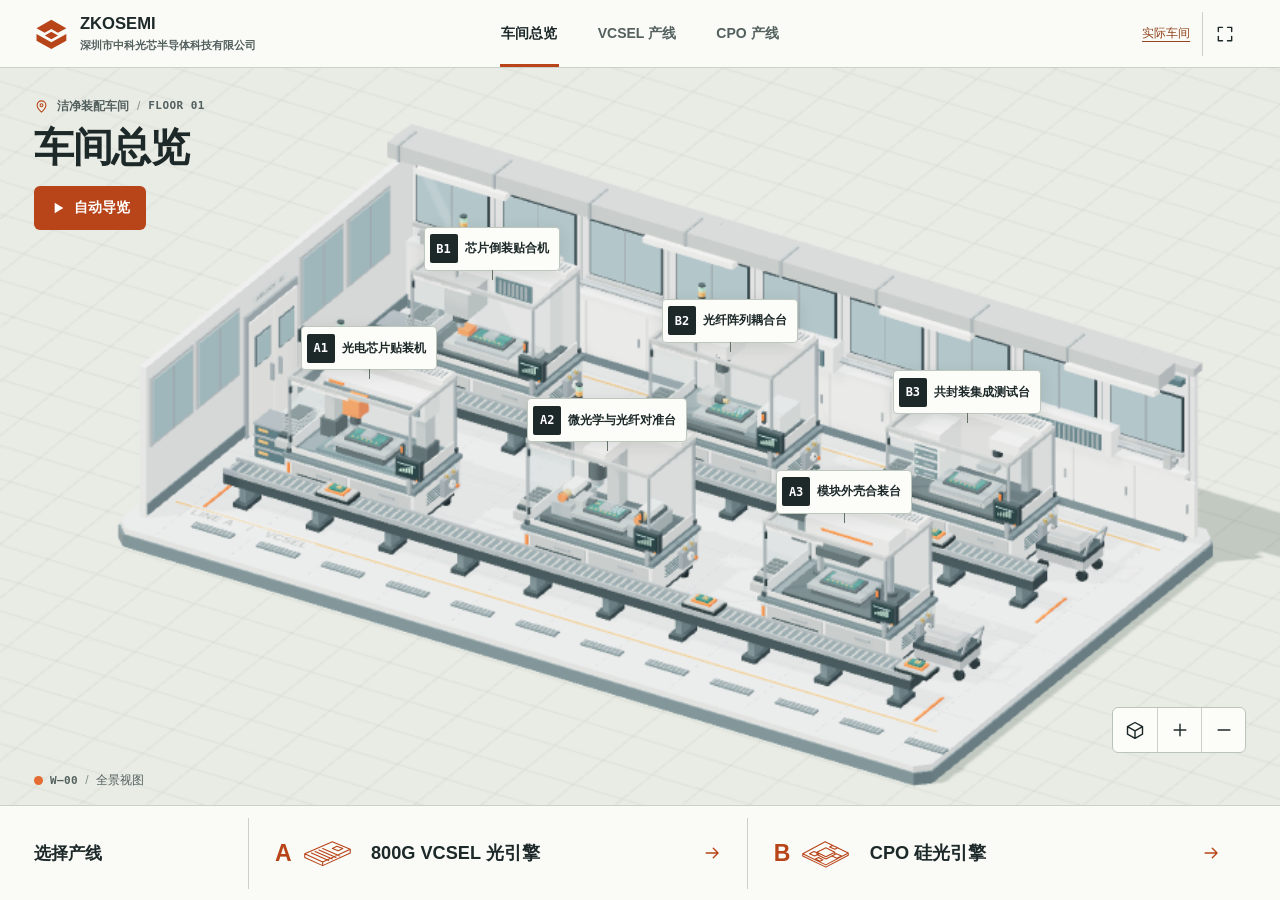
<file: optical-assembly/index.html>
<!doctype html>
<html lang="zh-CN">
<head>
  <meta charset="utf-8">
  <meta name="viewport" content="width=device-width,initial-scale=1,viewport-fit=cover">
  <meta name="theme-color" content="#f7f8f5">
  <title>光引擎装配现场 · ZKOSEMI</title>
  <link rel="stylesheet" href="./style.css">
  <script type="importmap">{"imports":{"three":"./vendor/three.module.min.js"}}</script>
</head>
<body>
<svg class="symbols" xmlns="http://www.w3.org/2000/svg" aria-hidden="true"><defs>
  <symbol id="i-expand" viewBox="0 0 24 24"><path d="M9 4H4v5m11-5h5v5M4 15v5h5m11-5v5h-5"/></symbol>
  <symbol id="i-play" viewBox="0 0 24 24"><path d="m7 4 13 8-13 8Z" fill="currentColor" stroke="none"/></symbol>
  <symbol id="i-pause" viewBox="0 0 24 24"><path d="M8 5v14m8-14v14" stroke-width="3.5"/></symbol>
  <symbol id="i-grid" viewBox="0 0 24 24"><path d="m12 3 9 5-9 5-9-5Zm-9 9 9 5 9-5M3 16l9 5 9-5"/></symbol>
  <symbol id="i-arrow" viewBox="0 0 24 24"><path d="M4 12h15m-6-6 6 6-6 6"/></symbol>
  <symbol id="i-back" viewBox="0 0 24 24"><path d="m9 6-6 6 6 6m-6-6h13a5 5 0 0 0 5-5V4"/></symbol>
  <symbol id="i-home" viewBox="0 0 24 24"><path d="m12 3 9 5v9l-9 5-9-5V8Zm-9 5 9 5 9-5m-9 5v9"/></symbol>
  <symbol id="i-plus" viewBox="0 0 24 24"><path d="M5 12h14m-7-7v14"/></symbol>
  <symbol id="i-minus" viewBox="0 0 24 24"><path d="M5 12h14"/></symbol>
  <symbol id="i-close" viewBox="0 0 24 24"><path d="m6 6 12 12M18 6 6 18"/></symbol>
  <symbol id="i-reset" viewBox="0 0 24 24"><path d="M4 9a8 8 0 1 1 0 6m0-12v6h6"/></symbol>
  <symbol id="i-orbit" viewBox="0 0 24 24"><ellipse cx="12" cy="12" rx="10" ry="5" transform="rotate(-32 12 12)"/><circle cx="12" cy="12" r="2"/></symbol>
  <symbol id="i-info" viewBox="0 0 24 24"><circle cx="12" cy="12" r="9"/><path d="M12 11v6m0-10v1"/></symbol>
  <symbol id="i-focus" viewBox="0 0 24 24"><circle cx="12" cy="12" r="6"/><path d="M12 2v5m0 10v5M2 12h5m10 0h5"/></symbol>
  <symbol id="i-pin" viewBox="0 0 24 24"><path d="M19 10c0 5-7 11-7 11S5 15 5 10a7 7 0 1 1 14 0Z"/><circle cx="12" cy="10" r="2.3"/></symbol>
</defs></svg>
<header class="masthead">
  <button id="brand" aria-label="深圳市中科光芯半导体科技有限公司（ZKOSEMI），返回车间总览">
    <svg class="brandmark" viewBox="0 0 42 42" aria-hidden="true">
      <path d="m3 14 17.8-10 18 10-10 5.5-8-4.6-8 4.6Z" fill="currentColor"/>
      <path d="m3 21 17.8 10 18-10v8L20.8 39 3 29Z" fill="currentColor"/>
      <path d="m13 22.7 7.8-4.5 8 4.5-8 4.5Z" fill="currentColor"/>
    </svg>
    <span><strong>ZKOSEMI</strong><small>深圳市中科光芯半导体科技有限公司</small></span>
  </button>
  <nav aria-label="展厅分区">
    <button data-page="overview" aria-current="page">车间总览</button>
    <button data-page="vcsel">VCSEL 产线</button>
    <button data-page="cpo">CPO 产线</button>
  </nav>
  <div class="top-tools">
    <a class="actual-workshop-link" href="../">实际车间</a>
    <button id="fullscreen" class="icon-btn" title="切换全屏" aria-label="切换全屏"><svg aria-hidden="true"><use href="#i-expand"/></svg></button>
  </div>
</header>

<main id="stage">
  <canvas id="viewport" tabindex="0" aria-label="三维装配现场。拖动旋转，双指缩放或平移。也可使用镜头与工序按钮。"></canvas>
  <section class="intro" aria-labelledby="title">
    <div class="loc" aria-label="当前位置"><svg aria-hidden="true"><use href="#i-pin"/></svg><span id="location">装配车间</span><b aria-hidden="true">/</b><span id="location-code">FLOOR 01</span></div>
    <h1 id="title">车间总览</h1>
    <div class="intro-actions">
      <button id="start-tour" class="primary"><svg aria-hidden="true"><use href="#i-play"/></svg>自动导览</button>
      <button id="station-back" class="subtle" hidden><svg aria-hidden="true"><use href="#i-back"/></svg><span>查看工位</span></button>
    </div>
  </section>
  <div id="labels" aria-label="车间工位">
    <button class="pin" data-line="vcsel"><b>A</b><span>VCSEL 装配线</span></button>
    <button class="pin" data-line="cpo"><b>B</b><span>CPO 装配线</span></button>
  </div>
  <div class="viewtools" role="group" aria-label="镜头控制">
    <button id="reset" title="复位镜头" aria-label="复位镜头"><svg aria-hidden="true"><use href="#i-home"/></svg></button>
    <button id="zoom-in" title="放大" aria-label="放大"><svg aria-hidden="true"><use href="#i-plus"/></svg></button>
    <button id="zoom-out" title="缩小" aria-label="缩小"><svg aria-hidden="true"><use href="#i-minus"/></svg></button>
  </div>
  <aside id="parts-panel" class="instrument" aria-labelledby="parts-title" hidden>
    <div class="panel-title"><strong id="parts-title">成品分层</strong><button class="icon-btn" id="close-parts" aria-label="退出拆解"><svg aria-hidden="true"><use href="#i-close"/></svg></button></div>
    <label class="slider-label" for="explode">拆解距离 <output id="percent" for="explode">65%</output></label>
    <input id="explode" type="range" min="0" max="100" value="65">
    <div id="parts-list" role="group" aria-label="零件显隐"></div>
  </aside>
  <aside id="align-panel" class="instrument" aria-labelledby="align-title" hidden>
    <div class="panel-title"><strong id="align-title">对准微调</strong><svg aria-hidden="true"><use href="#i-focus"/></svg></div>
    <div class="alignment-body">
      <div id="align-pad" tabindex="0" role="group" aria-label="二维对准微调区，可拖动或使用方向键">
        <span class="axis-x" aria-hidden="true">水平</span><span class="axis-y" aria-hidden="true">高度</span>
        <span class="crosshair" aria-hidden="true"></span><span id="align-marker" aria-hidden="true"></span>
      </div>
      <div class="alignment-reading">
        <div class="power-label"><label for="align-meter">模拟相对光功率</label><strong id="align-power">0%</strong></div>
        <progress id="align-meter" value="0" max="100">0%</progress>
        <div class="power-state"><span id="align-status" role="status">等待对准</span><small>固定目标 ≥93%</small></div>
      </div>
    </div>
    <button id="align-fix" class="primary" type="button">固定光纤</button>
  </aside>
  <div id="transition-caption" role="status" hidden></div>
  <div id="test-readout" role="status" hidden><span>光电通路 · 模拟检测</span><strong id="test-state"></strong></div>
  <div id="selection" role="status" hidden></div>
  <div class="view-foot"><span class="view-id"><i aria-hidden="true"></i><span id="scene-code">W–00</span><b aria-hidden="true">/</b><span id="scene-meta">全景视图</span></span></div>
  <div id="loading" role="status">正在准备三维车间…</div>
</main>

<footer>
  <div id="overview-dock">
    <div class="dock-intro"><strong>选择产线</strong></div>
    <button class="route-card" data-route="vcsel">
      <span class="route-symbol"><span class="route-letter">A</span><svg viewBox="0 0 72 40" aria-hidden="true"><path d="m5 21 37-16 24 10-37 17Z M5 21v5l24 11 37-17v-5M29 32v5M14 20l23 10m-18-12 23 10m-18-12 23 10m-18-12 23 10M48 11l8 3-6 3-8-3Z"/></svg></span>
      <span class="route-copy"><strong>800G VCSEL 光引擎</strong></span>
      <svg class="route-arrow" aria-hidden="true"><use href="#i-arrow"/></svg>
    </button>
    <button class="route-card" data-route="cpo">
      <span class="route-symbol"><span class="route-letter">B</span><svg viewBox="0 0 72 40" aria-hidden="true"><path d="m5 21 30-16 31 15-30 16Z M5 21v3l31 15 30-16v-3 M24 19l12-6 12 6-12 6Z M24 19v3l12 6 12-6v-3 M14 21l6-3 7 3-6 3Z M44 24l6-3 7 3-6 3Z M41 12l4-2 7 3-4 2Z M22 28l4-2 6 3-4 2Z"/></svg></span>
      <span class="route-copy"><strong>CPO 硅光引擎</strong></span>
      <svg class="route-arrow" aria-hidden="true"><use href="#i-arrow"/></svg>
    </button>
  </div>
  <div id="process-dock" hidden>
    <div class="play-controls">
      <button id="play" class="primary" aria-label="暂停"><svg aria-hidden="true"><use href="#i-pause"/></svg></button>
      <div class="play-meta"><div><strong id="counter"></strong><small id="play-status"></small></div>
        <label class="scrub-group"><span>工序回放</span><input id="step-scrub" aria-label="工序回放" type="range" min="0" max="1000" step="1" value="0"></label>
      </div>
    </div>
    <div id="timeline" role="group" aria-label="工序导航，点选可跳转到工位"></div>
    <button id="inspect" class="inspect"><svg aria-hidden="true"><use href="#i-grid"/></svg><span>成品拆解</span></button>
  </div>
</footer>
<script type="module" src="./src/main.js"></script>
</body>
</html>
</file>
<file: optical-assembly/style.css>
:root {
  color-scheme: light;
  --ink: #1d2829;
  --muted: #53605e;
  --faint: #697572;
  --accent: #b84419;
  --orange: #e46c32;
  --paper: #fafbf7;
  --panel: #fcfdf9;
  --soft: #eef1e9;
  --line: #cbd1c8;
  --pad: clamp(18px, 2.65vw, 54px);
  --radius: 6px;
  --float: 0 4px 16px #1d28291a;
  font-family: -apple-system, BlinkMacSystemFont, "Helvetica Neue", "PingFang SC", "Microsoft YaHei", sans-serif;
  color: var(--ink);
  font-variant-numeric: tabular-nums;
}
* { box-sizing: border-box; }
body {
  margin: 0; display: flex; flex-direction: column;
  height: 100vh; height: 100dvh; overflow: hidden; background: var(--paper);
}
button, input { font: inherit; }
button {
  border: 0; background: transparent; color: inherit; cursor: pointer;
  min-height: 44px; min-width: 44px; touch-action: manipulation;
  -webkit-tap-highlight-color: transparent;
}
button:disabled { cursor: not-allowed; opacity: .48; }
:where(button,input,a,[tabindex]):focus-visible {
  outline: 3px solid var(--accent); outline-offset: 3px;
}
button:active:not(:disabled) { filter: brightness(.92); }
::selection { background: #ffd3b8; color: var(--ink); }
svg {
  display: block; width: 20px; height: 20px; flex-shrink: 0;
  fill: none; stroke: currentColor; stroke-width: 1.7;
  stroke-linecap: round; stroke-linejoin: round;
}
.symbols, [hidden] { display: none !important; }
header, footer { position: relative; z-index: 4; background: var(--paper); }
.masthead {
  flex: none; height: clamp(68px,7.4vh,92px); padding-inline: var(--pad);
  border-bottom: 1px solid var(--line); display: grid; align-items: center;
  grid-template-columns: minmax(0,1fr) auto minmax(0,1fr); column-gap: 18px;
}
#brand, .top-tools, .top-tools button, nav, .loc, .intro-actions, .primary,
.subtle, .pin, .view-id, .mouse-hint, .route-card, .play-controls,
.panel-title, .inspect, .power-label, .scrub-group {
  display: flex; align-items: center;
}
#brand { justify-self: start; gap: 11px; padding: 0; text-align: left; }
.brandmark { width: 35px; height: 38px; color: var(--accent); stroke: none; }
#brand strong { display: block; font-size: clamp(16px,1.3vw,22px); font-weight: 730; line-height: 1.2; }
#brand small { display: block; margin-top: 4px; font-size: 11px; font-weight: 690; line-height: 1.4; color: var(--muted); }
nav { height: 100%; gap: clamp(6px,1.15vw,24px); }
nav button {
  position: relative; height: 100%; padding: 0 clamp(7px,1vw,21px);
  font-size: clamp(14px,1.03vw,18px); font-weight: 600; color: var(--muted);
}
nav button[aria-current="page"] { color: var(--ink); }
nav button[aria-current="page"]::after {
  content: ""; position: absolute; bottom: 0; left: 14%; right: 14%;
  height: 3px; background: var(--accent);
}
.top-tools { justify-self: end; gap: 8px; }
.top-tools button { justify-content: center; gap: 8px; font-size: 14px; font-weight: 600; }
.icon-btn, .viewtools button { display: grid; place-items: center; width: 44px; height: 44px; padding: 0; }
.top-tools .icon-btn { border-left: 1px solid var(--line); border-radius: 0; }
#stage { flex: 1; min-height: 0; position: relative; isolation: isolate; overflow: hidden; background: #eaede7; }
#viewport { display: block; width: 100%; height: 100%; touch-action: none; cursor: grab; }
#viewport:active, #align-pad:active { cursor: grabbing; }
.intro {
  position: absolute; z-index: 2; top: clamp(18px,3.3vh,42px); left: var(--pad);
  max-width: min(31vw, 390px); pointer-events: none;
}
.loc { gap: 8px; color: var(--muted); font-size: 12px; font-weight: 610; line-height: 1.4; }
.loc svg { width: 15px; height: 15px; color: var(--accent); }
.loc b, .view-id b { font-weight: 400; color: #86918b; }
#location-code, #scene-code { font: 600 11px/1.4 ui-monospace, monospace; letter-spacing: .04em; }
.intro h1 { font-size: clamp(31px,3.15vw,58px); line-height: 1.12; letter-spacing: -.034em; font-weight: 710; margin: 11px 0 9px; }
.intro p { font-size: clamp(14px,1.05vw,18px); line-height: 1.65; margin: 0; color: #3f4b49; text-wrap: pretty; }
.intro-actions { gap: 8px; }
.intro-actions:has(button:not([hidden])) { margin-top: 15px; }
.primary, .subtle, .inspect {
  justify-content: center; gap: 8px; padding: 0 16px;
  border-radius: var(--radius); font-size: 14px; font-weight: 660; white-space: nowrap;
}
.primary { color: #fff; background: var(--accent); }
.primary svg { width: 16px; height: 16px; }
.subtle, .inspect { color: var(--ink); background: var(--panel); border: 1px solid #b9c1b8; }
.subtle svg { width: 16px; height: 16px; }
.intro-actions button { pointer-events: auto; }
body:has(#process-dock:not([hidden])) .intro {
  padding: 13px 16px 14px; background: rgba(252,253,249,.96);
  border-radius: var(--radius); max-width: min(30vw, 350px);
}
body:has(#process-dock:not([hidden])) .intro h1 { font-size: clamp(24px,2.35vw,39px); margin-block: 8px 7px; }
body:has(#process-dock:not([hidden])) .intro p { font-size: clamp(13px,1vw,16px); }
#labels { position: absolute; z-index: 1; inset: 0; pointer-events: none; }
.pin {
  position: absolute; transform: translate(-50%,-100%); gap: 7px; pointer-events: auto;
  border: 1px solid #bdc7be; border-radius: 4px; white-space: nowrap;
  background: #fcfdf9; color: var(--ink); padding: 4px 10px 4px 5px;
  font-size: clamp(12px,.93vw,16px); font-weight: 660; box-shadow: var(--float);
}
.pin b {
  display: grid; min-width: 28px; height: 29px; padding-inline: 3px; place-items: center;
  color: #fff; background: var(--ink); border-radius: 2px;
  font: 700 12px ui-monospace, monospace;
}
.pin[aria-current="true"] b, .pin:hover b { background: var(--accent); }
.pin::after { content: ""; position: absolute; left: 50%; top: 100%; width: 1px; height: 10px; background: #647166; }
.viewtools {
  position: absolute; right: var(--pad); bottom: 52px; display: flex;
  border: 1px solid #bbc4b9; background: var(--panel); border-radius: var(--radius);
}
.viewtools button + button { border-left: 1px solid var(--line); }
.viewtools button:first-child { border-radius: var(--radius) 0 0 var(--radius); }
.viewtools button:last-child { border-radius: 0 var(--radius) var(--radius) 0; }
.view-foot {
  position: absolute; left: var(--pad); right: var(--pad); bottom: 16px;
  display: flex; justify-content: space-between; pointer-events: none;
}
.view-id, .mouse-hint {
  gap: 7px; line-height: 1.5; font-size: 12px; font-weight: 560; color: var(--muted);
}
.view-id i { width: 9px; height: 9px; border-radius: 50%; background: var(--orange); }
.mouse-hint svg { width: 17px; height: 17px; }
.touch-hint { display: none; }
@media (pointer:coarse) { .pointer-hint { display: none; } .touch-hint { display: inline; } }
footer { flex: none; border-top: 1px solid var(--line); padding-inline: var(--pad); padding-bottom: env(safe-area-inset-bottom); }
#overview-dock {
  min-height: clamp(90px,10.4vh,116px); display: grid;
  grid-template-columns: minmax(132px,.43fr) 1fr 1fr; align-items: center;
}
.dock-intro strong { font-size: clamp(17px,1.35vw,22px); }
.dock-intro small, .route-copy small { display: block; color: var(--muted); font-size: clamp(12px,.94vw,16px); }
.dock-intro small { margin-top: 5px; }
.route-card {
  text-align: left; min-width: 0; gap: clamp(8px,1.3vw,20px); height: 76%;
  padding: 0 clamp(12px,2vw,34px); border-left: 1px solid var(--line);
}
.route-symbol { display: flex; align-items: center; gap: 9px; flex-shrink: 0; color: var(--accent); }
.route-letter { font-size: clamp(23px,1.8vw,31px); line-height: 1; font-weight: 620; }
.route-symbol svg { width: clamp(38px,4.2vw,76px); height: auto; stroke-width: 1.45; }
.route-copy { flex: 1; min-width: 0; }
.route-copy strong { display: block; font-size: clamp(15px,1.42vw,25px); line-height: 1.25; font-weight: 675; }
.route-copy small { margin-top: 5px; line-height: 1.4; }
.route-copy i { display: inline-block; height: 10px; width: 1px; margin: 0 4px; vertical-align: middle; background: #a7b1a8; }
.route-arrow { width: 19px; color: var(--accent); }
#process-dock {
  min-height: clamp(90px,10.4vh,116px); display: grid; align-items: center;
  grid-template-columns: auto minmax(0,1fr) auto; gap: clamp(10px,2.4vw,38px);
}
.play-controls { gap: 12px; min-width: 0; }
.play-controls .primary { width: 46px; height: 46px; padding: 0; }
.play-meta { min-width: 112px; }
.play-meta > div { display: flex; gap: 8px; align-items: baseline; }
.play-meta strong { font: 650 15px/1.4 ui-monospace, monospace; }
.play-meta small { color: var(--muted); font-size: 12px; }
.scrub-group { gap: 7px; font-size: 11px; color: var(--muted); }
.scrub-group span { white-space: nowrap; }
input[type="range"] { margin: 0; height: 44px; accent-color: var(--accent); cursor: pointer; touch-action: manipulation; }
#step-scrub { display: block; width: clamp(68px,5vw,94px); }
#timeline { display: flex; gap: 5px; min-width: 0; }
.step-btn {
  position: relative; text-align: left; min-width: 0; flex: 1;
  padding: 10px 4px 9px; border-radius: 3px;
  color: var(--muted); font-size: clamp(12px,.93vw,16px); line-height: 1.35;
  white-space: nowrap; overflow: hidden; text-overflow: ellipsis;
}
.step-btn small { display: block; font: 650 11px/1.3 ui-monospace, monospace; margin-bottom: 3px; }
.step-btn .rail { display: block; margin-top: 7px; height: 3px; background: #d6ddd3; }
.rail i { display: block; width: 0%; height: 100%; background: var(--accent); }
.step-btn.done .rail i { width: 100%; }
.step-btn.current { color: var(--accent); font-weight: 700; background: #f5e9de; }
.inspect { padding-inline: 12px; }
.inspect.active { border-color: var(--accent); color: var(--accent); background: #f8eee5; }
.instrument {
  position: absolute; z-index: 3; right: var(--pad); top: 18px;
  width: clamp(240px,18vw,320px); max-height: calc(100% - 42px);
  padding: 15px 17px 17px; overflow: auto;
  overscroll-behavior: contain; scrollbar-width: thin; scrollbar-color: #abb4aa transparent;
  background: var(--panel); border-radius: 8px; box-shadow: var(--float);
}
.panel-title { justify-content: space-between; gap: 10px; }
.panel-title strong { font-size: clamp(17px,1.12vw,22px); line-height: 1.35; }
.panel-title svg { color: var(--accent); }
#parts-panel .panel-title { min-height: 44px; }
#parts-panel .panel-title .icon-btn { margin-right: -7px; }
#parts-panel .panel-title .icon-btn svg { color: var(--muted); }
.slider-label, .power-label { display: flex; align-items: baseline; justify-content: space-between; gap: 6px; font-size: 13px; color: var(--muted); }
.slider-label output { color: var(--ink); font: 650 14px ui-monospace, monospace; }
#explode { width: 100%; }
#parts-list { display: grid; }
#parts-list label {
  display: flex; align-items: center; gap: 10px; min-height: 44px; font-size: 14px;
  border-top: 1px solid var(--line); cursor: pointer; line-height: 1.3;
}
#parts-list input { accent-color: var(--accent); width: 18px; height: 18px; margin: 0; flex: none; }
.align-instruction { color: var(--muted); font-size: 13px; line-height: 1.6; margin: 7px 0 11px; }
#align-pad {
  position: relative; width: 100%; height: clamp(108px,14.8vh,180px);
  border: 1px solid #adb8b0; border-radius: 4px; overflow: hidden; touch-action: none; cursor: crosshair;
  background-color: #eef2ec;
  background-image: linear-gradient(90deg, transparent calc(50% - .5px), #aab5ad calc(50% - .5px), #aab5ad calc(50% + .5px), transparent calc(50% + .5px)),
    linear-gradient(transparent calc(50% - .5px), #aab5ad calc(50% - .5px), #aab5ad calc(50% + .5px), transparent calc(50% + .5px)),
    radial-gradient(circle,#c7cfc7 .9px,transparent 1.1px);
  background-size: 100% 100%, 100% 100%, 12px 12px; background-position: center;
}
#align-pad .axis-x, #align-pad .axis-y { position: absolute; color: var(--muted); font-size: 11px; font-weight: 600; }
.axis-x { right: 5px; top: calc(50% + 5px); }.axis-y { left: calc(50% + 5px); top: 5px; }
.crosshair, #align-marker { position: absolute; left: 50%; top: 50%; transform: translate(-50%,-50%); border-radius: 50%; pointer-events: none; }
.crosshair { width: 34px; height: 34px; border: 1px solid #6e7d72; }
.crosshair::after { content: ""; position: absolute; inset: 7px; border: 1px solid #6e7d72; border-radius: inherit; }
#align-marker { width: 17px; height: 17px; border: 2px solid var(--panel); background: var(--accent); outline: 1px solid var(--accent); }
.alignment-reading { margin-top: 11px; }
.power-label strong { color: var(--ink); font: 670 20px/1.2 ui-monospace, monospace; }
#align-meter { display: block; width: 100%; height: 5px; appearance: none; border: 0; margin: 7px 0; color: var(--accent); background: #e0e5dc; }
#align-meter::-webkit-progress-bar { background: #e0e5dc; }
#align-meter::-webkit-progress-value { background: var(--accent); }
#align-meter::-moz-progress-bar { background: var(--accent); }
#align-status { display: block; font-size: 13px; line-height: 1.5; color: var(--muted); }
#align-panel.ready #align-marker { background: #206b4f; outline-color: #206b4f; }
#align-panel.ready #align-meter::-webkit-progress-value { background: #206b4f; }
#align-panel.ready #align-meter::-moz-progress-bar { background: #206b4f; }
#align-panel.ready #align-status { color: #206b4f; }
.power-state { display: flex; align-items: baseline; justify-content: space-between; flex-wrap: wrap; gap: 2px 8px; }
.power-state small { color: var(--muted); font-size: 12px; }
#align-fix { width: 100%; margin-top: 11px; }
#align-fix:disabled { background: #d7ddd3; color: #4d5a53; opacity: 1; }
#transition-caption, #selection, #test-readout {
  position: absolute; z-index: 2; padding: 9px 14px; border-radius: 5px;
  font-size: 13px; line-height: 1.45; pointer-events: none;
}
#transition-caption, #selection { left: 50%; bottom: 43px; transform: translateX(-50%); background: #293533; color: white; text-align: center; }
#transition-caption::before { content: ""; display: inline-block; width: 6px; height: 6px; background: #ff9b6a; margin: 0 9px 2px 0; border-radius: 50%; }
#test-readout { left: var(--pad); bottom: 47px; background: var(--panel); box-shadow: var(--float); }
#test-readout span { display: block; font-size: 12px; color: var(--muted); }
#test-readout strong { font-size: 16px; }
#test-readout.passed strong { color: #246944; }
#loading { position: absolute; z-index: 6; inset: 0; display: grid; place-items: center; background: var(--soft); color: var(--muted); padding: 24px; text-align: center; }
@media (hover:hover) {
  :where(.subtle,.inspect,.icon-btn,.top-tools button,.viewtools button,.step-btn,.route-card):not(:disabled):hover { background: #eaf0e7; }
  .primary:not(:disabled):hover { background: #9e3b17; }
  nav button:hover, .route-card:hover .route-copy strong { color: var(--accent); }
}
@media (min-width: 1600px) {
  button { min-height: 48px; }.pin { min-height: 44px; }
  .play-controls .primary { width: 52px; height: 52px; }
  .play-meta { min-width: 140px; }
}
@media (max-width:1050px) {
  :root { --pad: 18px; }
  .masthead { column-gap: 7px; }.top-tools { gap: 0; }nav { gap: 2px; }
  #overview-dock { grid-template-columns: 115px 1fr 1fr; }
  .route-card { gap: 10px; padding-inline: 14px; }.route-symbol { gap: 5px; }.route-symbol svg { width: 39px; }
  #process-dock { column-gap: 10px; }.play-controls { gap: 8px; }
  .step-btn { padding-inline: 2px; }.inspect { padding-inline: 9px; }
  .instrument { width: 227px; }.intro { max-width: 33vw; }
}
@media (max-width:760px) {
  #overview-dock { grid-template-columns: 1fr 1fr; }.dock-intro { display: none; }
  .route-card:first-of-type { border-left: 0; padding-left: 0; }
  .route-card:last-of-type { padding-right: 0; }
  .top-tools span { display: none; }
  #brand strong { font-size: 15px; }.brandmark { width: 29px; height: 32px; }
  #process-dock { grid-template-columns: minmax(0,1fr) auto; margin: 0; padding: 5px 0; min-height: 0; row-gap: 2px; }
  #timeline { grid-row: 2; grid-column: 1 / -1; }
  .play-meta, .play-meta > div, .scrub-group { display: flex; align-items: center; gap: 8px; }
  .play-meta { gap: 12px; }.play-meta strong { font-size: 13px; }.play-meta small { font-size: 11px; }
  .play-controls .primary { width: 44px; height: 44px; }
  #step-scrub { width: 65px; }.step-btn { padding: 3px 4px; }.step-btn small { margin: 0; }.step-btn .rail { margin-top: 4px; }
  .view-foot { bottom: 10px; }.viewtools { bottom: 36px; }
}
@media (max-width:600px) {
  :root { --pad: 12px; }
  .masthead { height: auto; padding-top: env(safe-area-inset-top); grid-template-columns: 1fr auto; column-gap: 0; }
  #brand { min-height: 48px; }.brandmark { width: 26px; height: 30px; }
  #brand small { font-size: 11px; margin-top: 1px; }#brand strong { font-size: 15px; }
  nav { grid-row: 2; grid-column: 1 / -1; justify-content: stretch; gap: 0; }
  nav button { flex: 1; font-size: 13px; }nav button[aria-current="page"]::after { left: 20%; right: 20%; }
  .top-tools { grid-row: 1; grid-column: 2; }
  .intro { top: 13px; max-width: calc(100% - 24px); }
  .loc { font-size: 11px; }.intro h1 { font-size: 28px; margin: 7px 0; }.intro p { font-size: 13px; }
  .intro-actions:has(button:not([hidden])) { margin-top: 7px; }
  .intro .primary, .intro .subtle { font-size: 13px; padding: 0 11px; }
  body:has(#process-dock:not([hidden])) .intro {
    padding: 9px 11px; width: max-content; max-width: min(100% - 24px, 380px);
  }
  body:has(#process-dock:not([hidden])) .intro h1 { font-size: 23px; margin: 4px 0; }
  body:has(#process-dock:not([hidden])) .intro p { font-size: 12px; line-height: 1.5; }
  .pin { min-width: 44px; padding: 0; justify-content: center; }.pin b { background: transparent; color: var(--ink); font-size: 13px; }
  .pin span { display: none; }.pin:hover b { background: transparent; color: var(--accent); }
  .mouse-hint { display: none; }
  #overview-dock { min-height: 74px; }.route-symbol svg { display: none; }.route-symbol { align-self: flex-start; margin-top: 3px; }
  .route-letter { font-size: 18px; }.route-card { padding: 5px 9px; gap: 7px; }.route-arrow { width: 15px; }
  .route-copy strong { font-size: 14px; }.route-copy small { font-size: 11px; margin-top: 4px; }
  .route-copy i { height: 8px; margin: 0 1px; }
  .instrument { left: 0; right: 0; top: auto; bottom: 0; width: auto; padding: 9px 12px; box-shadow: none; border-radius: 0; border-top: 1px solid var(--line); }
  #stage:has(#align-panel:not([hidden])) { --shelf: clamp(153px,24dvh,190px); }
  #stage:has(#parts-panel:not([hidden])) { --shelf: clamp(132px,21dvh,172px); }
  #stage:has(.instrument:not([hidden])) #viewport { height: calc(100% - var(--shelf)); }
  #stage:has(.instrument:not([hidden])) .instrument { height: var(--shelf); max-height: 50%; }
  #stage:has(.instrument:not([hidden])) .viewtools { bottom: calc(var(--shelf) + 8px); }
  #stage:has(.instrument:not([hidden])) .view-foot { bottom: calc(var(--shelf) + 12px); }
  #stage:has(.instrument:not([hidden])) #selection { bottom: calc(var(--shelf) + 52px); }
  #align-panel:not([hidden]) { display: grid; grid-template-columns: minmax(106px,38%) 1fr; align-content: start; gap: 4px 14px; }
  #align-panel .panel-title { grid-column: 1; grid-row: 1; }#align-panel .panel-title svg { display: none; }
  .align-instruction { grid-column: 2; grid-row: 1; margin: 0; font-size: 12px; line-height: 1.4; }
  .alignment-body { display: contents; }
  #align-pad { grid-row: 2 / 4; grid-column: 1; height: 100%; min-height: 91px; }
  .alignment-reading { grid-row: 2; grid-column: 2; margin: 0; }
  #align-fix { grid-row: 3; grid-column: 2; margin: 0; font-size: 13px; }
  .power-label strong { font-size: 17px; }#align-status, .power-label { font-size: 12px; }
  #align-meter { margin: 4px 0; }
  #parts-panel:not([hidden]) { display: grid; grid-template-columns: minmax(90px,.55fr) 1fr; column-gap: 14px; align-content: start; }
  #parts-panel .panel-title { grid-column: 1; grid-row: 1; }
  #parts-panel .slider-label { grid-row: 2; grid-column: 1; }#explode { grid-row: 3; grid-column: 1; }
  #parts-list { grid-row: 1 / 4; grid-column: 2; grid-template-columns: repeat(2,minmax(0,1fr)); gap: 0 6px; }
  #parts-list label { font-size: 12px; gap: 4px; }#parts-list input { width: 14px; height: 14px; }
}
@media (max-width:390px) {
  .play-meta { flex-wrap: wrap; gap: 0 8px; }.play-meta > div { flex-wrap: wrap; }
  .scrub-group { gap: 3px; }.inspect { padding-inline: 6px; }
  .route-arrow { display: none; }#timeline { gap: 3px; }
}
@media (max-height:620px) and (min-width:601px) {
  .masthead { height: 48px; }.brandmark { width: 26px; height: 30px; }
  #brand small { font-size: 11px; }.intro { top: 12px; }
  .intro h1 { font-size: 27px; margin: 5px 0; }.intro p { font-size: 13px; }
  body:has(#process-dock:not([hidden])) .intro { padding: 8px 10px; max-width: 29vw; }
  body:has(#process-dock:not([hidden])) .intro h1 { font-size: 21px; margin: 4px 0; }
  body:has(#process-dock:not([hidden])) .intro p { font-size: 12px; line-height: 1.4; }
  .intro-actions:has(button:not([hidden])) { margin-top: 5px; }
  #process-dock { display: flex; min-height: 68px; padding: 3px 0; gap: 9px; }
  #timeline { flex: 1; }.step-btn { padding: 4px 1px; font-size: 11px; }
  .play-meta { min-width: 102px; display: block; }.play-meta > div { gap: 5px; }
  .play-controls { gap: 5px; }.scrub-group { gap: 4px; }.inspect { padding: 0 8px; }.inspect svg { width: 16px; }
  #step-scrub { width: 61px; }
  #overview-dock { min-height: 62px; }.view-foot { bottom: 6px; }.viewtools { bottom: 30px; }
  .instrument { top: 8px; max-height: calc(100% - 16px); width: min(27vw,280px); padding: 9px 12px; }
  #align-pad { height: 77px; }.align-instruction { font-size: 12px; margin: 4px 0 7px; line-height: 1.4; }
  #align-fix { margin-top: 4px; }.alignment-reading { margin-top: 5px; }#align-meter { margin: 4px 0; }
  #stage:has(.instrument:not([hidden])) .viewtools { right: auto; left: var(--pad); }
}
@media (prefers-reduced-motion:reduce) { *,*::before,*::after { scroll-behavior: auto !important; } }

@media (max-width:600px) {
  #stage:has(#align-panel:not([hidden])) { --shelf: clamp(182px,24dvh,202px); }
  #stage:has(.instrument:not([hidden])) .intro {
    display: grid; grid-template-columns: minmax(0,1fr) auto; gap: 0 10px;
  }
  #stage:has(.instrument:not([hidden])) .intro .loc { grid-column: 1; }
  #stage:has(.instrument:not([hidden])) .intro h1 { grid-column: 1; grid-row: 2; }
  #stage:has(.instrument:not([hidden])) .intro p { display: none; }
  #stage:has(.instrument:not([hidden])) .intro-actions { grid-column: 2; grid-row: 1 / 3; margin: 0; }
}
@media (min-width:601px) and (max-height:420px) {
  .instrument { padding: 7px 10px; }
  #align-panel .align-instruction {
    position: absolute; width: 1px; height: 1px; overflow: hidden; clip-path: inset(50%);
  }
  #align-pad { margin-top: 5px; height: 72px; }
}

.actual-workshop-link{color:#93431d;font-size:12px;white-space:nowrap;text-decoration:underline;text-underline-offset:4px;padding:10px 4px}@media(max-width:600px){.actual-workshop-link{font-size:10px;padding:8px 2px}}
</file>
